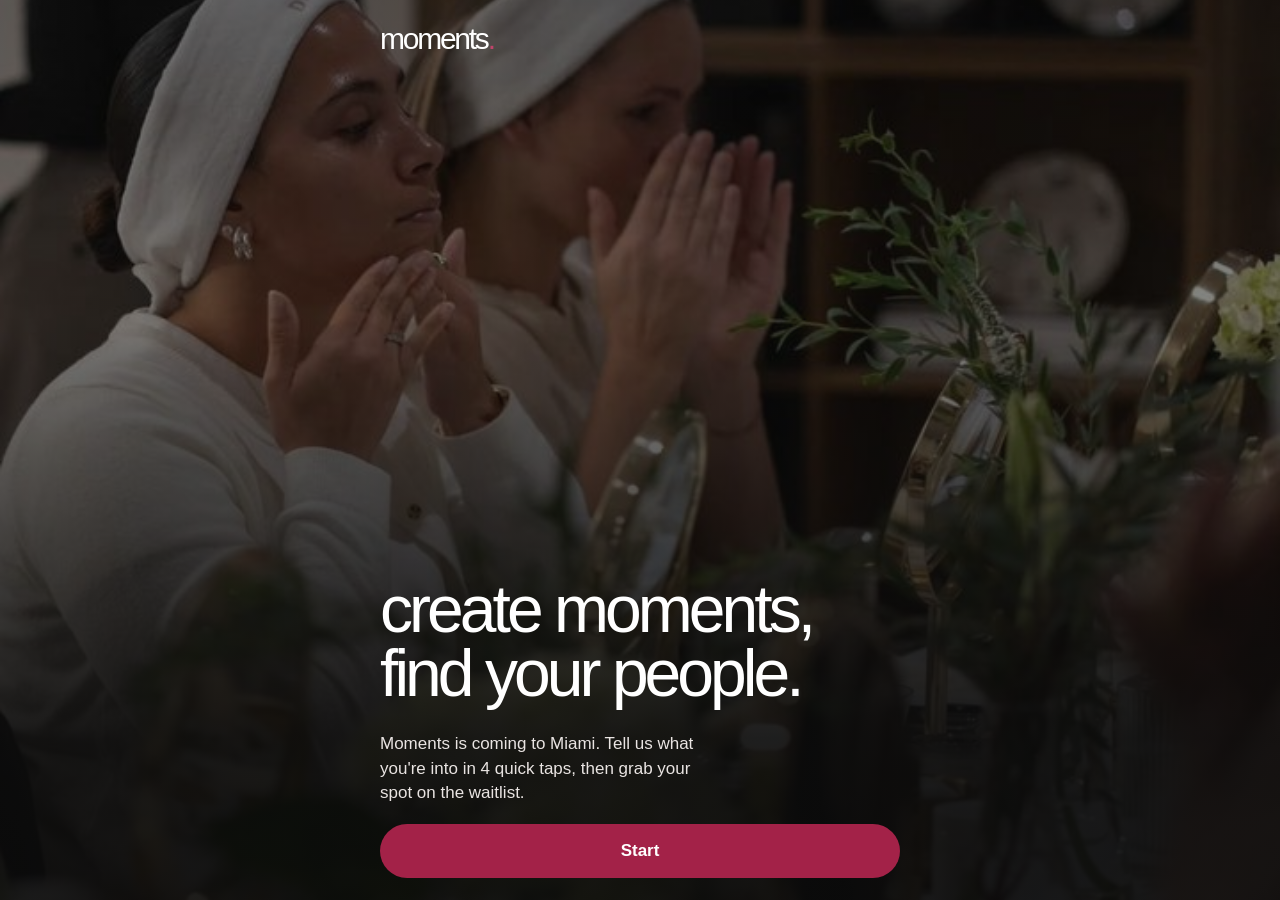
<file: index.html>
<!doctype html>
<html lang="en">
<head>
<meta charset="utf-8">
<meta name="viewport" content="width=device-width, initial-scale=1, viewport-fit=cover">
<title>Moments · Join the waitlist</title>
<meta name="description" content="create moments, find your people. Plans, communities and new friends in Miami.">
<meta property="og:title" content="moments · join the waitlist">
<meta property="og:description" content="create moments, find your people. Plans and new friends in Miami.">
<meta name="theme-color" content="#0B0B0B">
<script>
  // Paste the Google Apps Script web app URL here (see SETUP.md). Until then, sign-ups only show a thank-you.
  window.WAITLIST_ENDPOINT = "https://script.google.com/macros/s/AKfycbxriyoSWxrkqV6yynrKj9IRLuREBVm7RMx609-tjn_zmGp96DFDYtITCOXWHgoYKpwS/exec";
</script>
<style>
  :root {
    --ink: #0B0B0B;
    --paper: #FFFFFF;
    --soft: #B8B2B3;
    --line: #2E2A2B;
    --field: #161415;
    --wine: #A32248;
    --wine-bright: #C0446A;
    --error: #FF9DB0;
    color-scheme: dark;
  }
  * { box-sizing: border-box; }
  html, body { margin: 0; background: var(--ink); color: var(--paper); font-family: -apple-system, BlinkMacSystemFont, "SF Pro Text", "Helvetica Neue", Helvetica, Arial, sans-serif; -webkit-font-smoothing: antialiased; }
  .wrap { max-width: 560px; margin: 0 auto; width: 100%; padding-inline: 20px; }
  header { padding-block: max(24px, env(safe-area-inset-top)) 8px; }
  .wordmark { font-family: "Helvetica Neue", Helvetica, Arial, sans-serif; font-size: 30px; font-weight: 400; letter-spacing: -0.075em; line-height: 1; }
  .wordmark span { color: var(--wine-bright); }
  .display { font-family: "Helvetica Neue", Helvetica, Arial, sans-serif; font-weight: 400; letter-spacing: -0.06em; line-height: 0.98; margin: 0; text-wrap: balance; }
  .intro h1 { font-size: clamp(42px, 12vw, 66px); }
  body.on-intro { background: transparent; }
  .intro-bg { position: fixed; inset: 0; z-index: -1; display: none; background: var(--ink); }
  body.on-intro .intro-bg { display: block; }
  .intro-bg i { position: absolute; inset: 0; background-size: cover; background-position: center; opacity: 0; }
  .intro-bg i.on { opacity: 1; }
  .intro-bg::after { content: ""; position: absolute; inset: 0; background: linear-gradient(rgba(11,11,11,.58), rgba(11,11,11,.5) 35%, rgba(11,11,11,.92) 82%); }
  body.on-intro main { padding-bottom: max(22px, env(safe-area-inset-bottom)); }
  body.on-intro .intro { min-height: calc(100vh - 102px); min-height: calc(100svh - 102px); justify-content: flex-end; }
  body.on-intro .lede { color: #E9E4E2; }
  .lede { margin: 12px 0 0; font-size: 17px; line-height: 1.45; color: var(--soft); max-width: 36ch; }
  main { padding-block: 18px max(40px, env(safe-area-inset-bottom)); }

  .progress { display: flex; gap: 6px; margin-bottom: 18px; }
  .progress span { flex: 1; height: 3px; border-radius: 2px; background: var(--line); }
  .progress span.on { background: var(--wine-bright); }
  .step { display: flex; flex-direction: column; gap: 14px; }
  .q-count { font-size: 13px; color: var(--soft); letter-spacing: 0.4px; }
  .step h2 { font-size: clamp(30px, 8.5vw, 42px); }
  .q-hint { font-size: 14px; color: var(--soft); margin: -4px 0 0; }

  .tiles { display: grid; grid-template-columns: repeat(2, minmax(0, 1fr)); gap: 10px; }
  @media (min-width: 520px) { .tiles.three { grid-template-columns: repeat(3, minmax(0, 1fr)); } }
  .tile { position: relative; display: block; aspect-ratio: 4 / 5; border-radius: 16px; overflow: hidden; cursor: pointer; background: var(--tone, #3A2E2B); max-width: 100%; }
  .tile input { position: absolute; opacity: 0; width: 1px; height: 1px; }
  .tile img { position: absolute; inset: 0; width: 100%; height: 100%; object-fit: cover; }
  .tile::after { content: ""; position: absolute; inset: 0; background: linear-gradient(180deg, rgba(11,11,11,0) 35%, rgba(11,11,11,.78) 100%); }
  .tile .label { position: absolute; left: 12px; right: 12px; bottom: 12px; z-index: 1; font-family: "Helvetica Neue", Helvetica, Arial, sans-serif; font-size: 20px; line-height: 1; letter-spacing: -0.05em; }
  .tile .tick { position: absolute; top: 10px; right: 10px; z-index: 1; width: 26px; height: 26px; border-radius: 50%; border: 1.5px solid rgba(255,255,255,.8); display: flex; align-items: center; justify-content: center; font-size: 14px; color: transparent; }
  .tile .label small { display: block; margin-top: 5px; font-family: -apple-system, BlinkMacSystemFont, "Helvetica Neue", Arial, sans-serif; font-size: 13px; letter-spacing: 0; line-height: 1.2; color: rgba(255,255,255,.82); }
  .tile.short { aspect-ratio: auto; height: 92px; }
  .tiles.one { grid-template-columns: minmax(0, 1fr); }
  .tile.wide { grid-column: 1 / -1; aspect-ratio: auto; height: 200px; }
  .tile.short::after { display: none; }
  .tile:has(input:checked) { outline: 3px solid var(--paper); outline-offset: -3px; }
  .tile:has(input:checked) .tick { background: var(--wine-bright); border-color: var(--wine-bright); color: var(--paper); }
  .tile:has(input:focus-visible) { outline: 3px solid var(--wine-bright); outline-offset: 2px; }

  .opts { display: flex; flex-direction: column; gap: 10px; }
  .opt { position: relative; display: flex; align-items: center; justify-content: space-between; gap: 12px; min-height: 58px; padding: 0 18px; border: 1px solid var(--line); border-radius: 16px; background: var(--field); font-size: 17px; cursor: pointer; }
  .step:has(.opts) { min-height: calc(100vh - 160px); min-height: calc(100svh - 160px); }
  .step:has(.opts) .opts { flex: 1; }
  .step:has(.opts) .opt { flex: 1; max-height: 112px; }
  .step:has(.opts) .nav { margin-top: auto; padding-top: 6px; }
  .opt input { position: absolute; opacity: 0; width: 1px; height: 1px; }
  .opt .dot { width: 22px; height: 22px; border-radius: 50%; border: 1.5px solid #6B6567; flex-shrink: 0; }
  .opt:has(input:checked) { background: var(--paper); color: var(--ink); border-color: var(--paper); }
  .opt:has(input:checked) .dot { border: 7px solid var(--wine); background: var(--paper); }
  .opt:has(input:focus-visible) { outline: 2px solid var(--wine-bright); outline-offset: 2px; }
  .nav { display: flex; gap: 10px; margin-top: 4px; }
  .btn { height: 54px; border: 0; border-radius: 999px; font: inherit; font-size: 17px; font-weight: 600; cursor: pointer; padding: 0 22px; }
  .btn.primary { flex: 1; background: var(--wine); color: var(--paper); }
  .btn.ghost { background: transparent; color: var(--paper); border: 1px solid var(--line); }
  .btn:focus-visible, input:focus-visible, select:focus-visible, .check:focus-within { outline: 2px solid var(--wine-bright); outline-offset: 2px; }
  .error { color: var(--error); font-size: 14px; margin: 0; }

  form.details { display: flex; flex-direction: column; gap: 16px; }
  .field { display: flex; flex-direction: column; gap: 7px; }
  label.f { font-size: 14px; font-weight: 600; }
  .hint { font-weight: 400; color: var(--soft); }
  .consent { margin: 0; font-size: 12px; line-height: 1.45; color: var(--soft); }
  input[type=text], input[type=email], input[type=tel], select { height: 52px; width: 100%; border-radius: 14px; border: 1px solid var(--line); background: var(--field); color: var(--paper); font: inherit; font-size: 16px; padding: 0 16px; }
  .check { display: flex; gap: 12px; align-items: flex-start; padding: 14px; border: 1px solid var(--line); border-radius: 14px; background: var(--field); cursor: pointer; }
  .check input { width: 20px; height: 20px; margin: 1px 0 0; accent-color: var(--wine); flex-shrink: 0; }
  .check span { font-size: 15px; line-height: 1.4; }
  .check small { display: block; color: var(--soft); font-size: 13px; margin-top: 2px; }
  .fine { font-size: 13px; color: var(--soft); line-height: 1.5; text-align: center; margin: 0; }
  .thanks { display: flex; flex-direction: column; gap: 12px; padding-top: 12px; }
  .thanks h2 { font-size: 40px; }
  .thanks p { margin: 0; font-size: 16px; color: var(--soft); line-height: 1.5; }
  .invite { margin-top: 18px; padding: 18px; border: 1px solid var(--line); border-radius: 18px; background: var(--field); display: flex; flex-direction: column; gap: 10px; }
  .invite h3 { font-size: 28px; }
  .invite-link { padding: 12px 14px; border-radius: 12px; background: var(--ink); border: 1px solid var(--line); font-size: 14px; color: var(--soft); overflow-wrap: anywhere; user-select: all; }
  .copied { margin: 0; font-size: 14px; color: var(--soft); min-height: 1em; }
  [hidden] { display: none !important; }
  @media (prefers-reduced-motion: no-preference) { .step:not([hidden]) { animation: rise .25s ease; } @keyframes rise { from { opacity: .4; transform: translateY(6px); } to { opacity: 1; transform: none; } } }
</style>
</head>
<body class="on-intro">
  <div class="intro-bg" aria-hidden="true"><i class="on" style="background-image:url(images/rooftop.jpg)"></i><i style="background-image:url(images/wellness.jpg)"></i><i style="background-image:url(images/popup.jpg)"></i><i style="background-image:url(images/creative.jpg);background-size:auto 135%;background-position:50% 100%"></i><i style="background-image:url(images/book.jpg)"></i></div>
  <header class="wrap">
    <div class="wordmark">moments<span>.</span></div>
  </header>

  <main class="wrap">
    <section class="intro step" data-step="0">
      <h1 class="display">create moments,<br>find your people.</h1>
      <p class="lede">Moments is coming to Miami. Tell us what you're into in 4 quick taps, then grab your spot on the waitlist.</p>
      <div class="nav"><button class="btn primary" type="button" data-next>Start</button></div>
    </section>

    <div class="progress" id="progress" hidden aria-hidden="true"><span></span><span></span><span></span><span></span><span></span></div>

    <section class="step" data-step="1" data-key="moments" data-multi hidden>
      <span class="q-count">1 of 4</span>
      <h2 class="display">what are your favorite moments?</h2>
      <p class="q-hint">Pick as many as you like.</p>
      <div class="tiles">
        <label class="tile" style="--tone:#5E5A4E"><input type="checkbox" name="moments" value="wellness moments"><img src="images/wellness.jpg" alt="" onerror="this.remove()"><span class="tick">✓</span><span class="label">wellness moments<small>wellness + sports</small></span></label>
        <label class="tile" style="--tone:#4C4640"><input type="checkbox" name="moments" value="pop-up moments"><img src="images/popup.jpg" alt="" onerror="this.remove()"><span class="tick">✓</span><span class="label">pop-up moments<small>brand pop-ups</small></span></label>
        <label class="tile" style="--tone:#3A2E2B"><input type="checkbox" name="moments" value="rooftop moments"><img src="images/rooftop.jpg" alt="" onerror="this.remove()"><span class="tick">✓</span><span class="label">rooftop moments<small>wine + rooftops</small></span></label>
        <label class="tile" style="--tone:#6B5148"><input type="checkbox" name="moments" value="creative moments"><img src="images/creative.jpg" alt="" onerror="this.remove()"><span class="tick">✓</span><span class="label">creative moments<small>art + creative</small></span></label>
        <label class="tile" style="--tone:#5A4A42"><input type="checkbox" name="moments" value="book moments"><img src="images/book.jpg" alt="" onerror="this.remove()"><span class="tick">✓</span><span class="label">book moments<small>book club</small></span></label>
        <label class="tile" style="--tone:#46423E"><input type="checkbox" name="moments" value="faith moments"><img src="images/faith.jpg" alt="" onerror="this.remove()"><span class="tick">✓</span><span class="label">faith moments<small>bible study + community</small></span></label>
        <label class="tile wide" style="--tone:#383436"><input type="checkbox" name="moments" value="career moments"><img src="images/career.jpg" alt="" onerror="this.remove()"><span class="tick">✓</span><span class="label">career moments<small>founders + career</small></span></label>
      </div>
      <p class="error" role="alert" hidden></p>
      <div class="nav"><button class="btn ghost" type="button" data-back>Back</button><button class="btn primary" type="button" data-next>Next</button></div>
    </section>

    

    

    <section class="step" data-step="2" data-key="intent" data-multi hidden>
      <span class="q-count">2 of 4</span>
      <h2 class="display">what sounds most interesting?</h2>
      <p class="q-hint">Pick all that fit.</p>
      <div class="tiles">
        <label class="tile wide" style="--tone:#3A2E2B"><input type="checkbox" name="intent" value="meeting new friends in miami"><img src="images/intent-discover.jpg" alt="" onerror="this.remove()"><span class="tick">✓</span><span class="label">meeting new friends in miami</span></label>
        <label class="tile wide" style="--tone:#4C4640"><input type="checkbox" name="intent" value="discovering new moments in miami"><img src="images/intent-friends.jpg" alt="" onerror="this.remove()"><span class="tick">✓</span><span class="label">discovering new moments in miami</span></label>
        <label class="tile wide" style="--tone:#6B5148"><input type="checkbox" name="intent" value="hosting my own moments"><img src="images/intent-host.jpg" alt="" onerror="this.remove()"><span class="tick">✓</span><span class="label">hosting my own moments</span></label>
      </div>
      <p class="error" role="alert" hidden></p>
      <div class="nav"><button class="btn ghost" type="button" data-back>Back</button><button class="btn primary" type="button" data-next>Next</button></div>
    </section>

    <section class="step" data-step="3" data-key="age" hidden>
      <span class="q-count">3 of 4</span>
      <h2 class="display">what's your age?</h2>
      <p class="q-hint">So we can match you with girls in your age range.</p>
      <div class="opts">
        <label class="opt"><input type="radio" name="age" value="21-25"><span>21 to 25</span><span class="dot" aria-hidden="true"></span></label>
        <label class="opt"><input type="radio" name="age" value="26-30"><span>26 to 30</span><span class="dot" aria-hidden="true"></span></label>
        <label class="opt"><input type="radio" name="age" value="31-35"><span>31 to 35</span><span class="dot" aria-hidden="true"></span></label>
        <label class="opt"><input type="radio" name="age" value="36+"><span>36+</span><span class="dot" aria-hidden="true"></span></label>
      </div>
      <p class="error" role="alert" hidden></p>
      <div class="nav"><button class="btn ghost" type="button" data-back>Back</button><button class="btn primary" type="button" data-next>Next</button></div>
    </section>

    <section class="step" data-step="4" data-key="miami" hidden>
      <span class="q-count">4 of 4</span>
      <h2 class="display">how long have you been in miami for?</h2>
      <p class="q-hint">Pick one.</p>
      <div class="opts">
        <label class="opt"><input type="radio" name="miami" value="moving soon"><span>moving here soon</span><span class="dot" aria-hidden="true"></span></label>
        <label class="opt"><input type="radio" name="miami" value="under 6 months"><span>under 6 months</span><span class="dot" aria-hidden="true"></span></label>
        <label class="opt"><input type="radio" name="miami" value="6 months to 2 years"><span>6 months to 2 years</span><span class="dot" aria-hidden="true"></span></label>
        <label class="opt"><input type="radio" name="miami" value="2+ years"><span>2+ years</span><span class="dot" aria-hidden="true"></span></label>
        <label class="opt"><input type="radio" name="miami" value="born and raised"><span>born and raised</span><span class="dot" aria-hidden="true"></span></label>
        <label class="opt"><input type="radio" name="miami" value="just visiting"><span>just visiting</span><span class="dot" aria-hidden="true"></span></label>
      </div>
      <p class="error" role="alert" hidden></p>
      <div class="nav"><button class="btn ghost" type="button" data-back>Back</button><button class="btn primary" type="button" data-next>Next</button></div>
    </section>

    <section class="step" data-step="5" hidden>
      <h2 class="display">want to be the first to know when we launch?</h2>
      <p class="q-hint">Save your spot on the waitlist.</p>
      <form class="details" id="details" novalidate>
        <div class="field"><label class="f" for="name">First name</label><input id="name" name="name" type="text" autocomplete="given-name" required></div>
        <div class="field"><label class="f" for="email">Email</label><input id="email" name="email" type="email" autocomplete="email" inputmode="email" required></div>
        <div class="field">
          <label class="f" for="phone">Phone <span class="hint">(optional, for a text on launch day)</span></label>
          <input id="phone" name="phone" type="tel" autocomplete="tel" inputmode="tel" placeholder="(305) 555-0123">
          <p class="consent">By adding your number you agree to get texts from Moments about launch and meetups. Message and data rates may apply. Reply STOP to opt out.</p>
        </div>
        <div class="field"><label class="f" for="instagram">Instagram <span class="hint">(optional)</span></label><input id="instagram" name="instagram" type="text" autocomplete="off" autocapitalize="off" placeholder="@yourhandle"></div>
        <div class="field">
          <label class="f" for="hood">Neighborhood</label>
          <select id="hood" name="neighborhood" required>
            <option value="">Choose one</option>
            <option>Brickell</option><option>Wynwood</option><option>Edgewater</option><option>Downtown</option>
            <option>Coconut Grove</option><option>Coral Gables</option><option>South Beach</option><option>Design District</option>
            <option>Little Havana</option><option>Pinecrest</option><option>Key Biscayne</option><option>Other Miami area</option>
            <option>Not in Miami yet</option>
          </select>
        </div>
        <p class="error" id="form-error" role="alert" hidden></p>
        <div class="nav"><button class="btn ghost" type="button" data-back>Back</button><button class="btn primary" type="submit" id="submit">Join the waitlist</button></div>
        <p class="fine">We'll only email you about Moments. No spam, unsubscribe anytime.</p>
      </form>
    </section>

    <section class="thanks" id="thanks" hidden aria-live="polite">
      <h2 class="display">you're on the list.</h2>
      <p>We'll email you as soon as Moments opens in Miami. Follow along on Instagram for the first meetups.</p>
      <div class="invite">
        <h3 class="display">invite a friend</h3>
        <p>Moments is better with your people. Send her your link and you'll both get in first.</p>
        <div class="invite-link"><span id="invite-url"></span></div>
        <div class="nav"><button class="btn primary" type="button" id="share">Share my link</button><button class="btn ghost" type="button" id="copy">Copy</button></div>
        <p class="copied" id="copied" role="status"></p>
      </div>
    </section>
  </main>

<script>
(function () {
  var steps = Array.prototype.slice.call(document.querySelectorAll('.step'));
  var progress = document.getElementById('progress');
  var bars = progress.querySelectorAll('span');
  var current = 0;

  (function () {
    var slides = document.querySelectorAll('.intro-bg i'), at = 0;
    if (slides.length < 2 || (window.matchMedia && matchMedia('(prefers-reduced-motion: reduce)').matches)) return;
    setInterval(function () {
      if (!document.body.classList.contains('on-intro')) return;
      slides[at].classList.remove('on'); at = (at + 1) % slides.length; slides[at].classList.add('on');
    }, 450);
  })();

  function show(n) {
    steps.forEach(function (s) { s.hidden = Number(s.dataset.step) !== n; });
    progress.hidden = n === 0;
    document.body.classList.toggle('on-intro', n === 0);
    for (var i = 0; i < bars.length; i++) bars[i].classList.toggle('on', i < n);
    current = n;
    window.scrollTo({ top: 0, behavior: 'smooth' });
    var h = steps[n].querySelector('h1, h2');
    if (h) { h.setAttribute('tabindex', '-1'); h.focus({ preventScroll: true }); }
  }
  function picked(step) {
    var key = step.dataset.key;
    return Array.prototype.map.call(step.querySelectorAll('input[name="' + key + '"]:checked'), function (i) { return i.value; });
  }

  document.addEventListener('click', function (e) {
    var step = e.target.closest('.step');
    if (!step) return;
    if (e.target.closest('[data-back]')) { show(Math.max(0, current - 1)); return; }
    if (e.target.closest('[data-next]')) {
      if (step.dataset.key) {
        var err = step.querySelector('.error');
        if (!picked(step).length) { err.textContent = step.dataset.multi !== undefined ? 'Pick at least one.' : 'Pick one to continue.'; err.hidden = false; return; }
        err.hidden = true;
      }
      show(current + 1);
    }
  });
  document.addEventListener('change', function (e) {
    var step = e.target.closest('.step');
    if (step) { var err = step.querySelector('.error'); if (err) err.hidden = true; }
  });

  function setInvite(code) {
    var url = location.origin + location.pathname + '?utm_source=friend&ref=' + encodeURIComponent(code);
    document.getElementById('invite-url').textContent = url;
    var msg = document.getElementById('copied');
    document.getElementById('share').onclick = function () {
      var text = "come find your people with me on moments, it's launching in miami";
      if (navigator.share) { navigator.share({ title: 'moments', text: text, url: url }).catch(function () {}); }
      else { copy(); }
    };
    function copy() {
      if (navigator.clipboard) navigator.clipboard.writeText(url).then(function () { msg.textContent = 'Link copied.'; }, function () { msg.textContent = 'Press and hold the link to copy it.'; });
      else msg.textContent = 'Press and hold the link to copy it.';
    }
    document.getElementById('copy').onclick = copy;
  }

  var form = document.getElementById('details');
  var ferr = document.getElementById('form-error');
  var btn = document.getElementById('submit');
  function fail(msg, el) { ferr.textContent = msg; ferr.hidden = false; if (el) el.focus(); }
  form.addEventListener('input', function () { ferr.hidden = true; });
  form.addEventListener('submit', function (e) {
    e.preventDefault();
    var name = form.name.value.trim(), email = form.email.value.trim();
    if (!name) return fail('Add your first name.', form.name);
    if (!/^[^\s@]+@[^\s@]+\.[^\s@]+$/.test(email)) return fail('Add a valid email so we can let you know when we open.', form.email);
    var phoneDigits = form.phone.value.replace(/\D/g, '');
    if (form.phone.value.trim() && (phoneDigits.length < 10 || phoneDigits.length > 15)) return fail('That phone number looks too short. Fix it or leave it empty.', form.phone);
    if (!form.neighborhood.value) return fail('Pick your neighborhood.', form.neighborhood);

    var params = new URLSearchParams(location.search);
    var data = new FormData();
    data.append('name', name);
    data.append('email', email);
    data.append('instagram', form.instagram.value.trim().replace(/^@+/, ''));
    data.append('phone', phoneDigits);
    data.append('text_consent', phoneDigits ? 'yes' : '');
    data.append('neighborhood', form.neighborhood.value);
    ['moments', 'intent', 'age', 'miami'].forEach(function (k) {
      data.append(k, picked(document.querySelector('.step[data-key="' + k + '"]')).join(', '));
    });
    data.append('host', /hosting/.test(picked(document.querySelector('.step[data-key="intent"]')).join(' ')) ? 'yes' : '');
    var code = (name.normalize('NFD').replace(/[\u0300-\u036f]/g, '').toLowerCase().replace(/[^a-z]/g, '').slice(0, 10) || 'friend') + Math.random().toString(36).slice(2, 6);
    data.append('invite_code', code);
    data.append('ref', params.get('ref') || '');
    setInvite(code);
    data.append('source', params.get('utm_source') || '');
    data.append('campaign', params.get('utm_campaign') || '');

    btn.disabled = true; btn.textContent = 'Joining…';
    function done() { steps.forEach(function (s) { s.hidden = true; }); progress.hidden = true; document.getElementById('thanks').hidden = false; window.scrollTo({ top: 0, behavior: 'smooth' }); }
    if (!window.WAITLIST_ENDPOINT) { done(); return; }
    fetch(window.WAITLIST_ENDPOINT, { method: 'POST', mode: 'no-cors', body: data })
      .then(done)
      .catch(function () { btn.disabled = false; btn.textContent = 'Join the waitlist'; fail("That didn't go through. Check your connection and try again."); });
  });
})();
</script>
</body>
</html>
</file>
